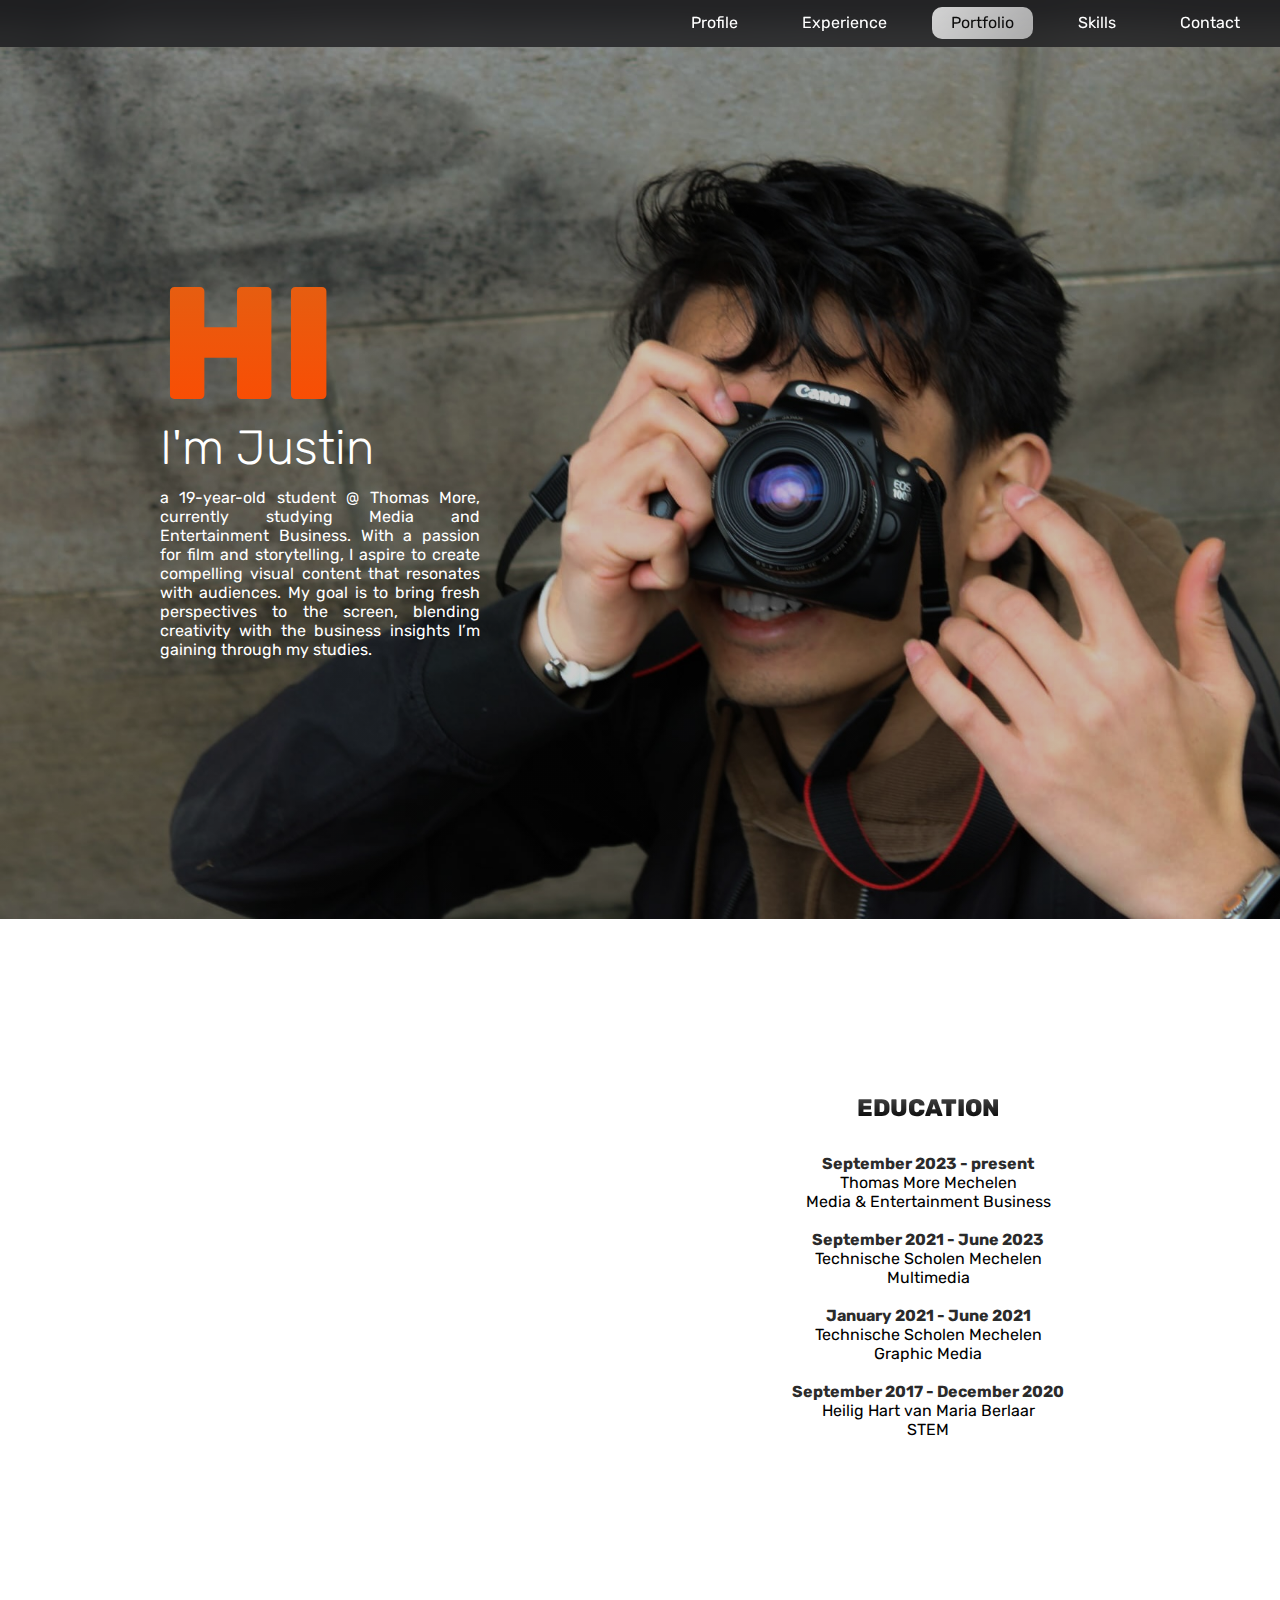
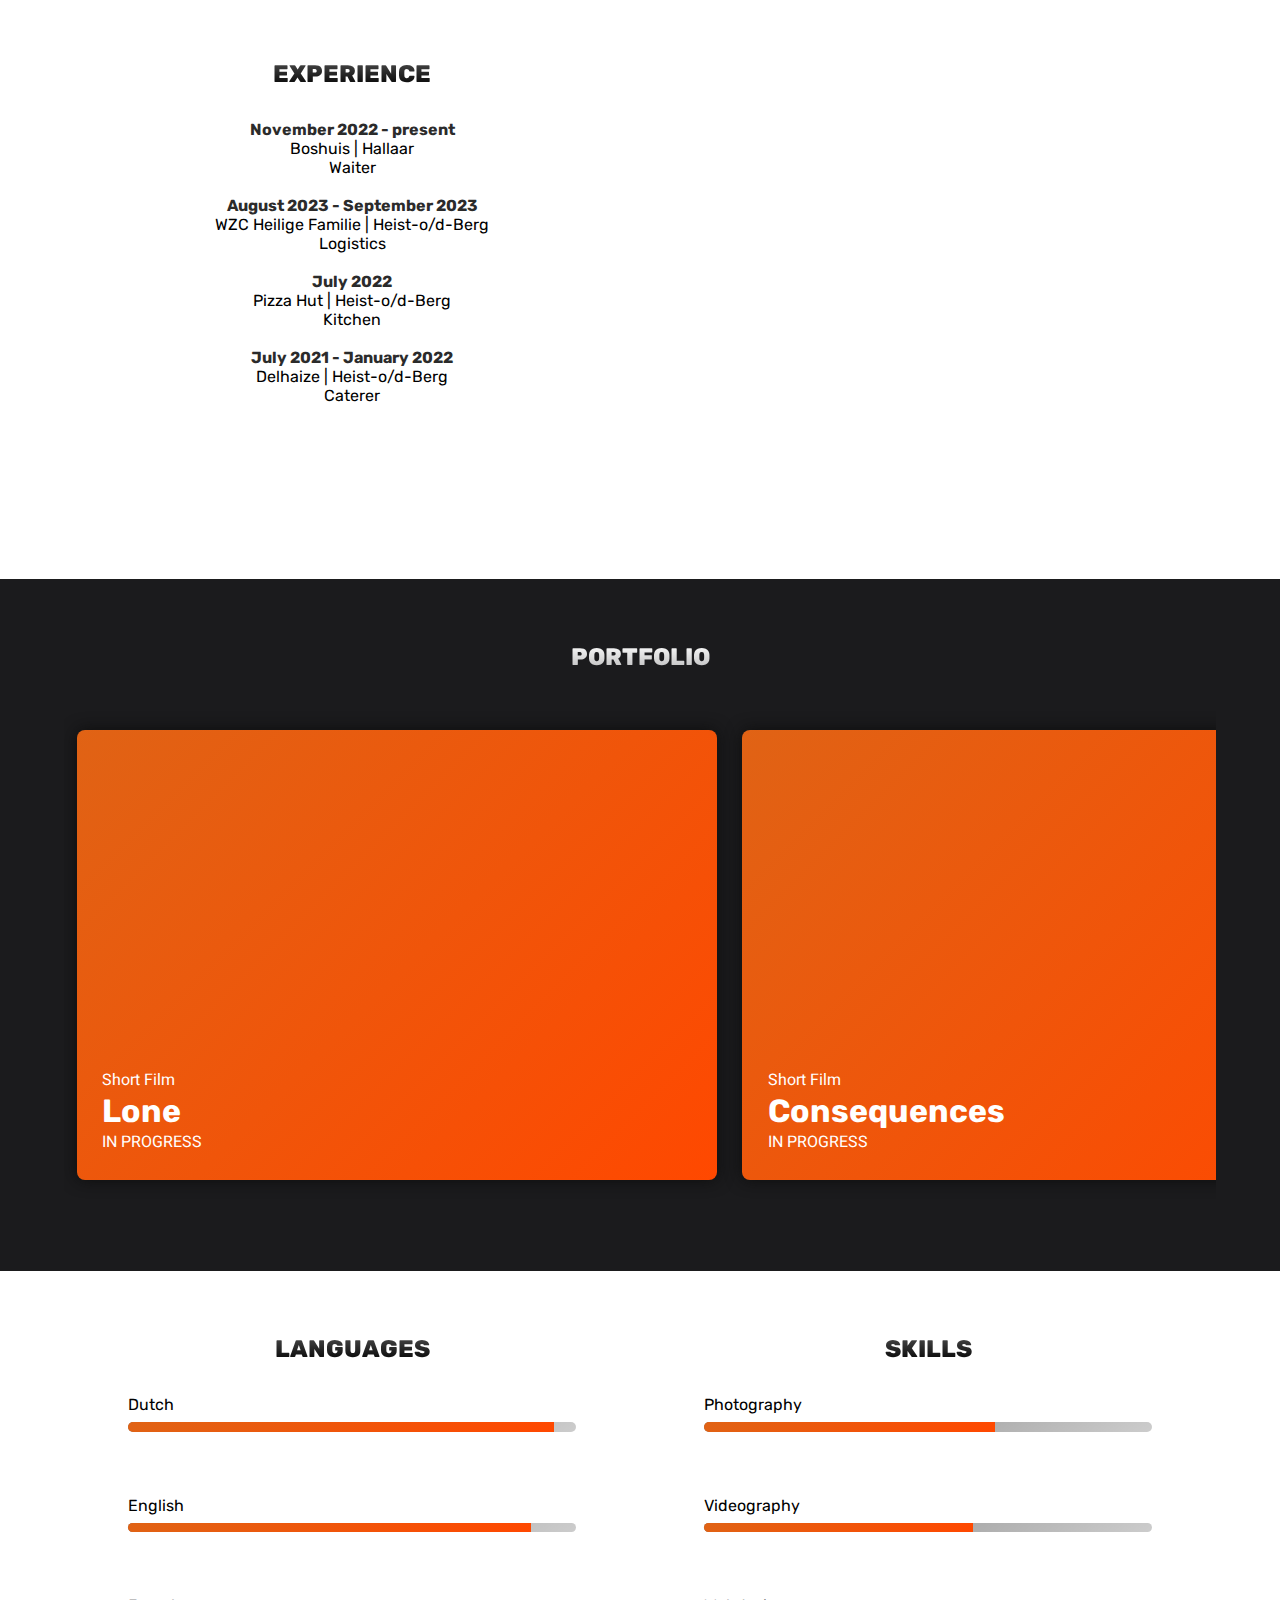
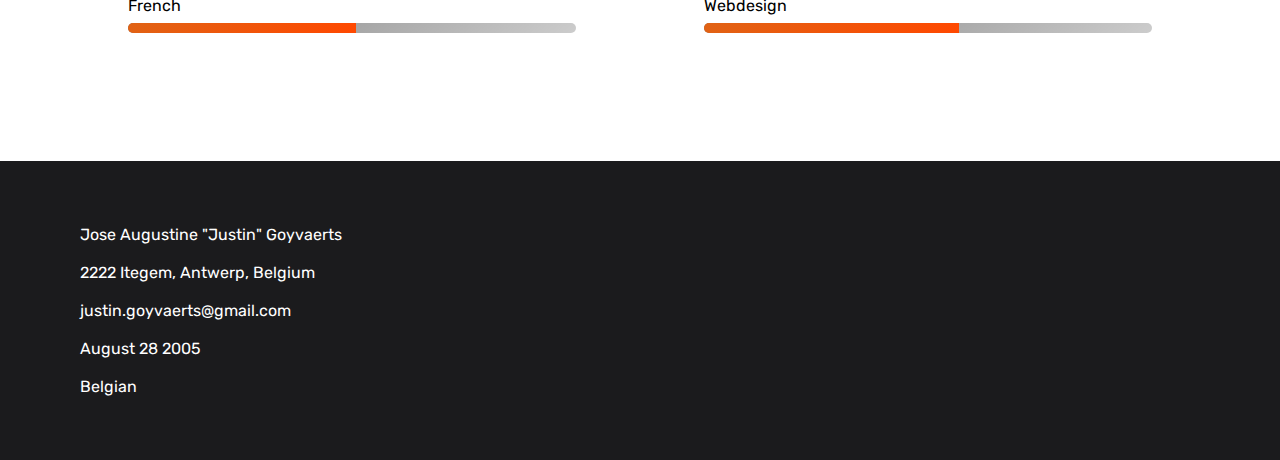
<file: index.html>
<!DOCTYPE html>
<html lang="en">
  <head>
    <meta charset="UTF-8" />
    <meta http-equiv="X-UA-Compatible" content="IE=edge" />
    <meta name="viewport" content="width=device-width, initial-scale=1.0" />
    <meta name="theme-color" content="#1b1b1d" />
    <link
      rel="shortcut icon"
      type="image/png"
      href="img/Untitled_Artwork.png"
    />
    <title>Justin Goyvaerts</title>

    <link rel="stylesheet" href="css/style.css" />

    <link rel="preconnect" href="https://fonts.googleapis.com" />
    <link rel="preconnect" href="https://fonts.gstatic.com" crossorigin />
    <link
      href="https://fonts.googleapis.com/css2?family=Rubik:ital,wght@0,300;0,400;0,500;0,600;0,700;0,800;0,900;1,300;1,400;1,500;1,600;1,700;1,800;1,900&display=swap"
      rel="stylesheet"
    />

    <link rel="preconnect" href="https://fonts.googleapis.com" />
    <link rel="preconnect" href="https://fonts.gstatic.com" crossorigin />
    <link
      href="https://fonts.googleapis.com/css2?family=Heebo:wght@100;200;300;400;500;600;700;800;900&display=swap"
      rel="stylesheet"
    />
    <link
      rel="stylesheet"
      href="https://cdnjs.cloudflare.com/ajax/libs/font-awesome/6.2.1/css/all.css"
      integrity="sha512-FA9cIbtlP61W0PRtX36P6CGRy0vZs0C2Uw26Q1cMmj3xwhftftymr0sj8/YeezDnRwL9wtWw8ZwtCiTDXlXGjQ=="
      crossorigin="anonymous"
    />

    <link
      rel="stylesheet"
      href="https://cdnjs.cloudflare.com/ajax/libs/font-awesome/6.4.2/css/all.css"
      integrity="sha512-KOWhIs2d8WrPgR4lTaFgxI35LLOp5PRki/DxQvb7mlP29YZ5iJ5v8tiLWF7JLk5nDBlgPP1gHzw96cZ77oD7zQ=="
      crossorigin="anonymous"
    />
  </head>

  <body>
    <header>
      <span>justin goyvaerts</span>
      <label for="burger"><i class="fas fa-bars"></i></label>
      <input type="checkbox" id="burger" />
      <nav>
        <ul>
          <li><a href="#gegevens">Contact</a></li>
          <li><a href="#kennis">Skills</a></li>
          <li><a href="portfolio.html" id="special">Portfolio</a></li>
          <li><a href="#ervaring">Experience</a></li>
          <li><a href="#">Profile</a></li>
        </ul>
      </nav>
    </header>

    <section class="splash" id="profiel">
      <div class="profiel-txt">
        <article>
          <h1><b>HI</b> <br /></h1>
          <h3>I'm Justin</h3>
          <p>
            a 19-year-old student @ Thomas More, currently studying
            Media and Entertainment Business.
            With a passion for film and storytelling, I aspire to create
            compelling visual content that resonates with audiences.
            My goal is to bring fresh perspectives to the screen, blending
            creativity with the business insights I’m gaining through my
            studies.
          </p>
        </article>
      </div>
    </section>

    <section id="ervaring">
      <article class="opleiding-txt">
        <div class="left-col img-bg-opleiding"></div>
        <div class="right-col col-txt">
          <h2>EDUCATION</h2>
          <ul>
            <li><b>September 2023 - present</b></li>
            <li>Thomas More Mechelen</li>
            <li>Media & Entertainment Business</li>
            <br />
            <li><b>September 2021 - June 2023</b></li>
            <li>Technische Scholen Mechelen</li>
            <li>Multimedia</li>
            <br />
            <li><b>January 2021 - June 2021</b></li>
            <li>Technische Scholen Mechelen</li>
            <li>Graphic Media</li>
            <br />
            <li><b>September 2017 - December 2020</b></li>
            <li>Heilig Hart van Maria Berlaar</li>
            <li>STEM</li>
          </ul>
        </div>
      </article>
      <article class="ervaring-txt">
        <div class="left-col col-txt">
          <h2>EXPERIENCE</h2>
          <ul>
            <li><b>November 2022 - present</b></li>
            <li>Boshuis | Hallaar</li>
            <li>Waiter</li>
            <br />
            <li><b>August 2023 - September 2023</b></li>
            <li>WZC Heilige Familie | Heist-o/d-Berg</li>
            <li>Logistics</li>
            <br />
            <li><b>July 2022</b></li>
            <li>Pizza Hut | Heist-o/d-Berg</li>
            <li>Kitchen</li>
            <br />
            <li><b>July 2021 - January 2022</b></li>
            <li>Delhaize | Heist-o/d-Berg</li>
            <li>Caterer</li>
          </ul>
        </div>
        <div class="right-col img-bg-ervaring"></div>
      </article>
    </section>

    <section id="portfolio">
      <h2>PORTFOLIO</h2>
      <div>
        <div class="gallery-container">
          <div class="gallery">
            <div class="gallery-element coming-soon">
              <p>
                Short Film
                <br />
                <b>Lone</b>

                <br />
                IN PROGRESS
              </p>
            </div>
            <div class="gallery-element coming-soon">
              <p>
                Short Film
                <br />
                <b>Consequences</b>

                <br />
                IN PROGRESS
              </p>
            </div>
            <a href="https://youtu.be/RZ-vEjB20Ss"
              ><div class="gallery-element gallery-img-8">
                <p>
                  Event
                  <br />
                  <b>Boulevard Bizarre</b>
                  <br />
                  2024
                </p>
              </div>
            </a>
            <a href="https://youtu.be/rMx4lvIjuSg"
              ><div class="gallery-element gallery-img-7">
                <p>
                  Media Format
                  <br />
                  <b>Boulevard Bizarre</b>
                  <br />
                  2024
                </p>
              </div>
            </a>
            <a href="https://youtu.be/JoS_QIT-zzg"
              ><div class="gallery-element gallery-img-6">
                <p>
                  Video Assignment
                  <br />
                  <b>Thief</b>

                  <br />
                  October 2023
                </p>
              </div>
            </a>
            <a href="https://justingoyvaerts.github.io/hardwoods-website/"
              ><div class="gallery-element gallery-img-1">
                <p>
                  Website
                  <br />
                  <b>HardWoods</b>

                  <br />
                  2022-2023
                </p>
              </div>
            </a>
            <a href="https://youtu.be/0vjOr_0Bcws"
              ><div class="gallery-element gallery-img-3">
                <p class="special">
                  Animation
                  <br />
                  <b>Woodn't It Be Nice </b>
                  <br />
                  2022-2023
                </p>
              </div>
            </a>
            <a href="https://youtu.be/Rlds-CzP0hw"
              ><div class="gallery-element gallery-img-4">
                <p>
                  Short Film
                  <br />
                  <b>Our Table</b>
                  <br />
                  2022-2023
                </p>
              </div>
            </a>
            <a href="https://youtu.be/h2EN3qmwM94"
              ><div class="gallery-element gallery-img-2">
                <p>
                  Video Assignment
                  <br />
                  <b>Berlin</b>
                  <br />
                  May 2023
                </p>
                <div></div>
              </div>
            </a>
            <a href="https://youtu.be/yZYAYjbiaNs?si=JFOPicxcAoammuIs"
              ><div class="gallery-element gallery-img-5">
                <p>
                  Short Film
                  <br />
                  <b>A Holy Math Problem</b>
                  <br />
                  April 2022
                </p>
              </div>
            </a>
          </div>
        </div>
      </div>
    </section>

    <section id="kennis">
      <article class="kennis">
        <h2>LANGUAGES</h2>
        <div class="skills">
          <p>Dutch</p>
          <div class="container-bar">
            <div class="skills nl"></div>
          </div>
          <p>English</p>
          <div class="container-bar">
            <div class="skills en"></div>
          </div>
          <p>French</p>
          <div class="container-bar">
            <div class="skills fr"></div>
          </div>
        </div>
      </article>
      <article class="kennis">
        <h2>SKILLS</h2>
        <div class="skills">
          <p>Photography</p>
          <div class="container-bar">
            <div class="skills adobe"></div>
          </div>
          <p>Videography</p>
          <div class="container-bar">
            <div class="skills office"></div>
          </div>
          <p>Webdesign</p>
          <div class="container-bar">
            <div class="skills web"></div>
          </div>
        </div>
      </article>
    </section>

    <footer id="gegevens">
      <div>
        <ul>
          <li><i class="fas fa-user"></i> Jose Augustine "Justin" Goyvaerts</li>
          <br />
          <li>
            <i class="fas fa-location-arrow"></i> 2222 Itegem, Antwerp, Belgium
          </li>
          <br />
          <li><i class="fas fa-envelope"></i> justin.goyvaerts@gmail.com</li>
          <br />
          <li><i class="fas fa-cake-candles"></i>August 28 2005</li>
          <br />
          <li><i class="fas fa-globe"></i> Belgian</li>
          <li></li>
        </ul>
      </div>
      <div class="social">
        <ul>
          <li>
            <a href="https://www.youtube.com/@Justin_gyv/"
              ><i class="fab fa-youtube"></i
            ></a>
          </li>
          <li>
            <a href="https://www.instagram.com/justin_gyv/"
              ><i class="fab fa-instagram"></i
            ></a>
          </li>
          <li>
            <a href="https://www.facebook.com/justin.goyvaerts"
              ><i class="fab fa-facebook-f"></i
            ></a>
          </li>
          <li>
            <a href="https://www.linkedin.com/in/justingoyvaerts/"
              ><i class="fab fa-linkedin-in"></i
            ></a>
          </li>
        </ul>
      </div>
    </footer>
  </body>
</html>
</file>
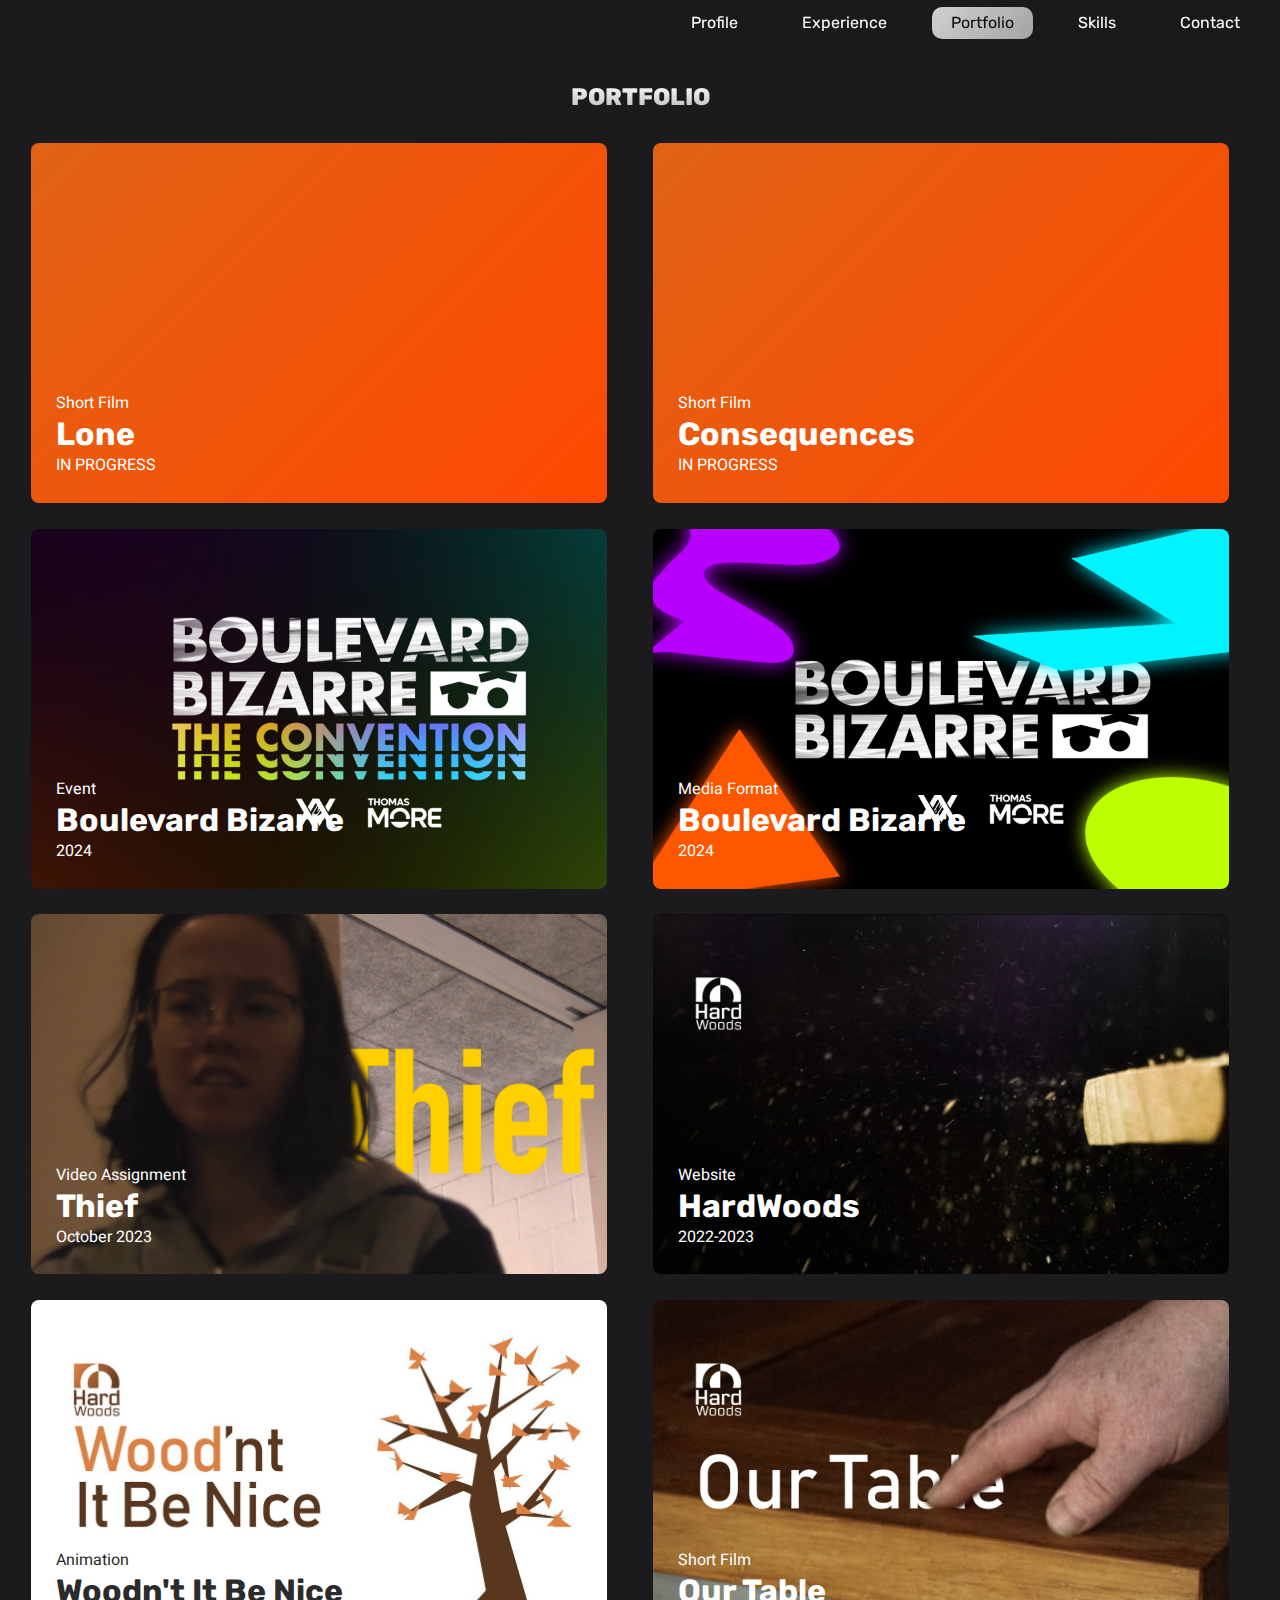
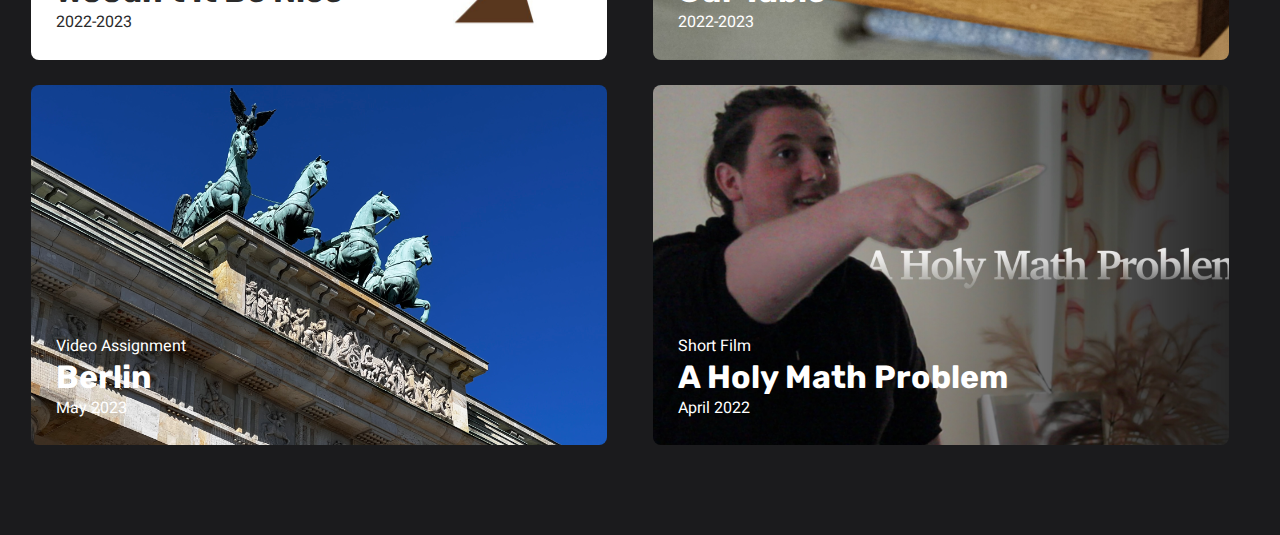
<file: portfolio.html>
<!DOCTYPE html>
<html lang="en">
  <head>
    <meta charset="UTF-8" />
    <meta http-equiv="X-UA-Compatible" content="IE=edge" />
    <meta name="viewport" content="width=device-width, initial-scale=1.0" />
    <meta name="theme-color" content="#1b1b1d" />
    <link
      rel="shortcut icon"
      type="image/png"
      href="img/Untitled_Artwork.png"
    />
    <title>Justin Goyvaerts</title>

    <link rel="stylesheet" href="css/style.css" />

    <link rel="preconnect" href="https://fonts.googleapis.com" />
    <link rel="preconnect" href="https://fonts.gstatic.com" crossorigin />
    <link
      href="https://fonts.googleapis.com/css2?family=Rubik:ital,wght@0,300;0,400;0,500;0,600;0,700;0,800;0,900;1,300;1,400;1,500;1,600;1,700;1,800;1,900&display=swap"
      rel="stylesheet"
    />

    <link rel="preconnect" href="https://fonts.googleapis.com" />
    <link rel="preconnect" href="https://fonts.gstatic.com" crossorigin />
    <link
      href="https://fonts.googleapis.com/css2?family=Heebo:wght@100;200;300;400;500;600;700;800;900&display=swap"
      rel="stylesheet"
    />
    <link
      rel="stylesheet"
      href="https://cdnjs.cloudflare.com/ajax/libs/font-awesome/6.2.1/css/all.css"
      integrity="sha512-FA9cIbtlP61W0PRtX36P6CGRy0vZs0C2Uw26Q1cMmj3xwhftftymr0sj8/YeezDnRwL9wtWw8ZwtCiTDXlXGjQ=="
      crossorigin="anonymous"
    />

    <link
      rel="stylesheet"
      href="https://cdnjs.cloudflare.com/ajax/libs/font-awesome/6.4.2/css/all.css"
      integrity="sha512-KOWhIs2d8WrPgR4lTaFgxI35LLOp5PRki/DxQvb7mlP29YZ5iJ5v8tiLWF7JLk5nDBlgPP1gHzw96cZ77oD7zQ=="
      crossorigin="anonymous"
    />
  </head>
  <body>
    <header>
      <span>justin goyvaerts</span>
      <label for="burger"><i class="fas fa-bars"></i></label>
      <input type="checkbox" id="burger" />
      <nav>
        <ul>
          <li><a href="index.html">Contact</a></li>
          <li><a href="index.html">Skills</a></li>
          <li><a href="#" id="special">Portfolio</a></li>
          <li><a href="index.html">Experience</a></li>
          <li><a href="index.html">Profile</a></li>
        </ul>
      </nav>
    </header>
    <section id="portfolio">
      <h2>PORTFOLIO</h2>

      <div class="grid">
        <div class="left-grid">
          <div class="grid-element coming-soon">
            <p>
              Short Film
              <br />
              <b>Lone</b>

              <br />
              IN PROGRESS
            </p>
          </div>
        </div>
        <div class="right-grid">
          <div class="grid-element coming-soon">
            <p>
              Short Film
              <br />
              <b>Consequences</b>

              <br />
              IN PROGRESS
            </p>
          </div>
        </div>
      </div>

      <div class="grid">
        <div class="left-grid">
          <a href="https://youtu.be/RZ-vEjB20Ss"
            ><div class="grid-element gallery-img-8">
              <p>
                Event
                <br />
                <b>Boulevard Bizarre</b>
                <br />
                2024
              </p>
            </div>
          </a>
        </div>
        <div class="right-grid">
          <a href="https://youtu.be/rMx4lvIjuSg"
            ><div class="grid-element gallery-img-7">
              <p>
                Media Format
                <br />
                <b>Boulevard Bizarre</b>
                <br />
                2024
              </p>
            </div>
          </a>
        </div>
      </div>

      <div class="grid">
        <div class="left-grid">
          <a href="https://youtu.be/JoS_QIT-zzg"
            ><div class="grid-element gallery-img-6">
              <p>
                Video Assignment
                <br />
                <b>Thief</b>

                <br />
                October 2023
              </p>
            </div>
          </a>
        </div>
        <div class="right-grid">
          <a href="https://justingoyvaerts.github.io/hardwoods-website/"
            ><div class="grid-element gallery-img-1">
              <p>
                Website
                <br />
                <b>HardWoods</b>

                <br />
                2022-2023
              </p>
            </div>
          </a>
        </div>
      </div>

      <div class="grid">
        <div class="left-grid">
          <a href="https://youtu.be/0vjOr_0Bcws"
            ><div class="grid-element gallery-img-3">
              <p class="special">
                Animation
                <br />
                <b>Woodn't It Be Nice </b>
                <br />
                2022-2023
              </p>
            </div>
          </a>
        </div>
        <div class="right-grid">
          <a href="https://youtu.be/Rlds-CzP0hw"
            ><div class="grid-element gallery-img-4">
              <p>
                Short Film
                <br />
                <b>Our Table</b>
                <br />
                2022-2023
              </p>
            </div>
          </a>
        </div>
      </div>

      <div class="grid">
        <div class="left-grid">
          <a href="https://youtu.be/h2EN3qmwM94"
            ><div class="grid-element gallery-img-2">
              <p>
                Video Assignment
                <br />
                <b>Berlin</b>
                <br />
                May 2023
              </p>
              <div></div>
            </div>
          </a>
        </div>
        <div class="right-grid">
          <a href="https://youtu.be/yZYAYjbiaNs?si=JFOPicxcAoammuIs"
            ><div class="grid-element gallery-img-5">
              <p>
                Short Film
                <br />
                <b>A Holy Math Problem</b>
                <br />
                April 2022
              </p>
            </div>
          </a>
        </div>
      </div>
    </section>
  </body>
</html>
</file>
<file: css/style.css>
* {
  padding: 0;
  margin: 0;
  box-sizing: border-box;
  scroll-behavior: smooth;
  scroll-padding-top: 7vh;
  font-family: "Rubik", sans-serif;
}

body {
  background-color: hsl(240, 3%, 11%);
}

a {
  text-decoration: none;
}

/*--scrollbar--*/
body::-webkit-scrollbar {
  width: 5px;
}

body::-webkit-scrollbar-track {
  background: hsl(240, 3%, 11%);
}

body::-webkit-scrollbar-thumb {
  background: hsl(0, 0%, 42%);
}

body::-webkit-scrollbar-thumb:hover {
  background: linear-gradient(-45deg, hsl(17, 100%, 50%), hsl(23, 83%, 48%));
}

/*--scrollbar--*/

section {
  background-color: hsl(0, 0%, 100%);
}

img {
  width: 100%;
  height: auto;
}

li {
  list-style-type: none;
}

h1 {
  font-family: "Rubik", sans-serif;
  font-weight: 100;
  font-size: 10rem;
  line-height: 8rem;
  text-align: left;
  margin-bottom: 2rem;
}
h3 {
  font-family: "Rubik", sans-serif;
  font-weight: 100;
  font-size: 3rem;
  line-height: 1rem;
  text-align: left;
  margin-bottom: 2rem;
}

h1 b {
  background: linear-gradient(
    0deg,
    hsla(17, 100%, 50%),
    hsl(23, 83%, 48%)
  );
  text-transform: uppercase;
  background-clip: text;
  -webkit-background-clip: text;
  -webkit-text-fill-color: transparent;
  font-weight: 800;
}

h2 {
  font-family: "Rubik", sans-serif;
  text-align: center;
  margin-bottom: 2rem;
  background: linear-gradient(180deg, hsla(0, 0%, 0%, 0.7), hsl(0, 0%, 0%));
  text-transform: uppercase;
  background-clip: text;
  -webkit-background-clip: text;
  -webkit-text-fill-color: transparent;
  font-weight: 800;
}

.number {
  color: white !important;
  -webkit-text-fill-color: white;
}

/*--nav--*/

nav {
  position: fixed;
  top: 0;
  width: 100%;
}

nav ul {
  display: flex;
  transform: translateY(-1px);
  flex-direction: row-reverse;
  background: hsla(240, 3%, 11%, 0.75);
  backdrop-filter: blur(20px);
  -webkit-backdrop-filter: blur(20px);
  padding: 0.5rem;
  text-align: center;
}

#special {
  color: hsl(0, 0%, 5%);
  background: linear-gradient(
    -45deg,
    hsla(0, 0%, 100%, 0.6),
    hsl(0, 0%, 100%, 0.8)
  );
}

nav ul li {
  margin: 0.5vw 1vw;
}

nav ul li a {
  padding: 0.5vw 1.5vw;
  color: hsl(0, 0%, 100%);
  text-decoration: none;
  border-radius: 10px;
  font-family: "Rubik", sans-serif;
}

nav ul li a:hover {
  background: linear-gradient(
    -45deg,
    hsl(17, 100%, 50%),
    hsl(23, 83%, 48%)
  ) !important;
  color: hsl(0, 0%, 100%) !important;
}

#burger {
  visibility: hidden;
}

header label {
  visibility: hidden;
}

/*--nav--*/

/*--splash--*/

.splash {
  background-image: linear-gradient(
      45deg,
      hsla(0, 0%, 0%, 0.2),
      hsla(0, 0%, 0%, 0.2)
    ),
    url(../img/479a63eb-96ff-4d5e-a226-f57a2d8ebce1.JPG);
  background-size: cover;
  min-height: 100vh;
  display: flex;
  align-items: center;
  justify-content: first baseline;
  color: hsl(0, 0%, 100%);
}

#pfp {
  width: 20rem !important;
  border-radius: 5rem;
  box-shadow: 0 0 1rem hsl(0, 0%, 5%);
}

.splash div {
  padding: 0 2rem;
}

.favicon {
  display: none;
}

.profiel-txt {
  font-family: "Heebo", sans-serif;
  font-size: 1rem;
  text-align: justify;
  color: hsl(0, 0%, 100%);
  width: 30vw;
  margin: 0 0 0 10vw;
}

/*--splash--*/

/*--ervaring--*/

.opleiding-txt {
  display: flex;
  min-height: 70vh;
  margin: 0 5vw 0 5vw;
  padding-top: 5vw;
  font-family: "Heebo", sans-serif;
}

.ervaring-txt {
  display: flex;
  min-height: 70vh;
  margin: 0 5vw 0 5vw;
  padding-bottom: 5vw;
  font-family: "Heebo", sans-serif;
}

#ervaring b {
  color: hsl(0, 0%, 17%);
}

.left-col {
  width: 50%;
}

.right-col {
  width: 50%;
}
.img-bg-opleiding {
  background-image: url(https://images.unsplash.com/photo-1535982330050-f1c2fb79ff78?q=80&w=3174&auto=format&fit=crop&ixlib=rb-4.0.3&ixid=M3wxMjA3fDB8MHxwaG90by1wYWdlfHx8fGVufDB8fHx8fA%3D%3D);
  background-size: cover;
}

.col-txt {
  text-align: center;
  margin: auto 0 auto 0;
}

.img-bg-ervaring {
  background-image: url(https://images.unsplash.com/photo-1445116572660-236099ec97a0?q=80&w=2942&auto=format&fit=crop&ixlib=rb-4.0.3&ixid=M3wxMjA3fDB8MHxwaG90by1wYWdlfHx8fGVufDB8fHx8fA%3D%3D);
  background-size: cover;
}

/*--ervaring--*/

/*--kennis--*/

.container-bar {
  width: 100%;
  background: linear-gradient(
    145deg,
    hsla(0, 0%, 0%, 0.5),
    hsla(0, 0%, 0%, 0.2)
  );
  border-radius: 1rem;
  margin-bottom: 4rem;
}

.skills {
  text-align: left;
  color: hsl(0, 0%, 0%);
  border-radius: 1rem 0 0 1rem;
  font-size: 1rem;
  font-family: "Heebo", sans-serif;
}

.skills p {
  margin-bottom: 0.5rem;
}

.skill-columns {
  display: inline-flex;
}

.skill-columns div {
  margin-right: 10em;
}

.nl {
  padding: 0.3rem 1rem;

  width: 95%;
  background: linear-gradient(-45deg, hsl(17, 100%, 50%), hsl(23, 83%, 48%));
  color: hsl(0, 0%, 100%);
}
.en {
  padding: 0.3rem 1rem;

  width: 90%;
  background: linear-gradient(-45deg, hsl(17, 100%, 50%), hsl(23, 83%, 48%));
  color: hsl(0, 0%, 100%);
}
.fr {
  padding: 0.3rem 1rem;

  width: 51%;
  background: linear-gradient(-45deg, hsl(17, 100%, 50%), hsl(23, 83%, 48%));
  color: hsl(0, 0%, 100%);
}

.adobe {
  padding: 0.3rem 1rem;

  width: 65%;
  background: linear-gradient(-45deg, hsl(17, 100%, 50%), hsl(23, 83%, 48%));
  color: hsl(0, 0%, 100%);
}

.office {
  padding: 0.3rem 1rem;

  width: 60%;
  background: linear-gradient(-45deg, hsl(17, 100%, 50%), hsl(23, 83%, 48%));
  color: hsl(0, 0%, 100%);
}

.web {
  padding: 0.3rem 1rem;

  width: 57%;
  background: linear-gradient(-45deg, hsl(17, 100%, 50%), hsl(23, 83%, 48%));
  color: hsl(0, 0%, 100%);
}

#kennis {
  padding: 5vw 0 5vw 0;
  display: flex;
  flex-direction: row;
  justify-content: center;
}

.kennis {
  width: 35vw;
  margin: 0 5% 0 5%;
}

/*--kennis--*/

/*--portfolio--*/

#portfolio {
  padding: 5vw 0;
  background: hsl(240, 3%, 11%);
}

#portfolio b {
  font-size: 2rem;
}

.gallery-container {
  width: 90%;
  overflow-x: auto;
  overflow-y: hidden;
  white-space: nowrap;
  object-fit: cover;
  min-height: 55vh;
  padding: 3vh 0 3vh 0;
  margin: 0 auto;
}

.gallery {
  display: inline-flex;
}

#portfolio h2 {
  background: linear-gradient(0deg, hsla(0, 0%, 100%, 0.7), hsl(0, 0%, 100%));
  text-transform: uppercase;
  background-clip: text;
  -webkit-background-clip: text;
  -webkit-text-fill-color: transparent;
  font-weight: 800;
}

.gallery-element {
  width: 50vw;
  max-width: 50vw;
  min-height: 50vh;
  background-size: cover;
  margin: 0 1vw 0 1vw;
  display: flex;
  border-radius: 0.5rem;
  align-items: flex-end;
  justify-content: flex-start;
  transition: 0.5s cubic-bezier(0.5, 0.82, 0.165, 1);
  box-shadow: 0 0 1rem hsl(0, 0%, 5%);
}

.gallery-element:hover {
  width: 52vw;
  cursor: pointer;
}

.gallery a {
  text-decoration: none;
}

.gallery p {
  font-family: "Heebo", sans-serif;
  font-size: 1rem;
  color: hsl(0, 0%, 100%);
  margin: 0 0 2vw 2vw;
}

.gallery .special {
  color: hsl(0, 0%, 17%);
}

.coming-soon {
  background: linear-gradient(-45deg, hsl(17, 100%, 50%), hsl(23, 83%, 48%));
}

.gallery-img-1 {
  background-image: url(../img/Website.jpg);
}
.gallery-img-2 {
  background-image: url(../img/IMG_9191.jpeg);
}
.gallery-img-3 {
  background-image: url(../img/photo_5971868076666371537_y.jpg);
}
.gallery-img-4 {
  background-image: url(../img/IMG_1515.jpg);
}
.gallery-img-5 {
  background-image: url(../img/A_Holy_Thumbnail.jpg);
}
.gallery-img-6 {
  background-image: url(../img/IMG_1791.jpg);
}
.gallery-img-7 {
  background-image: url(../img/IMG_1935.jpeg);
}
.gallery-img-8 {
  background-image: url(../img/Untitled_Artwork.jpg);
}

.gallery img {
  object-fit: cover;
}

/*--grid--*/

section.grid {
  padding: 5vw 0;
  background: hsl(240, 3%, 11%);
  min-height: 100vh;
  display: flex;
  color: hsl(0, 0%, 100%);
  font-family: "Rubik", sans-serif;
}

.grid {
  display: flex;
  margin: 2vw 2vh;
  max-width: 100vw;
}

.grid-element {
  width: 45vw;
  min-height: 40vh;
  background-size: cover;
  margin: 0 1vw 0 1vw;
  display: flex;
  border-radius: 0.5rem;
  align-items: flex-end;
  justify-content: flex-start;
}

.left-grid {
  width: 50%;
  display: flex;
}
.right-grid {
  width: 50%;
  display: flex;
}

.grid b {
  font-size: 2rem;
  font-family: "Rubik", sans-serif;
}

.grid h2 {
  background: linear-gradient(0deg, hsla(0, 0%, 100%, 0.7), hsl(0, 0%, 100%));
  text-transform: uppercase;
  background-clip: text;
  -webkit-background-clip: text;
  -webkit-text-fill-color: transparent;
  font-weight: 800;
  font-family: "Rubik", sans-serif;
}

.grid p {
  font-family: "Heebo", sans-serif;
  font-size: 1rem;
  color: hsl(0, 0%, 100%);
  margin: 0 0 2vw 2vw;
}

.grid .special {
  color: hsl(0, 0%, 17%);
}


/*--grid--*/

/*--portfolio--*/

/*--footer--*/

footer {
  color: hsl(0, 0%, 100%);
  font-family: "Heebo", sans-serif;
  padding: 5vw;
  background: hsl(240, 3%, 11%);
  display: flex;
}

.fas {
  margin-right: 1rem;
}

footer div {
  width: 50%;
  height: 100%;
}

.social {
  display: flex;
  justify-content: right;
}

.social ul {
  display: flex;
  flex-direction: row;
}

.social ul li {
  padding: 0 2rem;
}

.social ul li i {
  font-size: 2rem;
  color: hsl(0, 0%, 100%);
}

.fa-instagram:hover {
  background: linear-gradient(
    100deg,
    hsl(32, 90%, 51%),
    hsl(325, 100%, 50%),
    hsl(298, 83%, 38%)
  );
  text-transform: uppercase;
  background-clip: text;
  -webkit-background-clip: text;
  -webkit-text-fill-color: transparent;
}

.fa-facebook-f:hover {
  background: linear-gradient(45deg, hsl(224, 100%, 50%), hsl(224, 100%, 65%));
  text-transform: uppercase;
  background-clip: text;
  -webkit-background-clip: text;
  -webkit-text-fill-color: transparent;
}

.fa-linkedin-in:hover {
  background: linear-gradient(45deg, hsl(224, 63%, 41%), hsl(224, 51%, 39%));
  text-transform: uppercase;
  background-clip: text;
  -webkit-background-clip: text;
  -webkit-text-fill-color: transparent;
}

.fa-youtube:hover {
  background: linear-gradient(180deg, hsl(0, 89%, 64%), hsl(0, 100%, 42%));
  text-transform: uppercase;
  background-clip: text;
  -webkit-background-clip: text;
  -webkit-text-fill-color: transparent;
}

/*--footer--*/

@media (max-width: 700px) {
  * {
    scroll-padding-top: 0;
  }

  h2 {
    margin-top: 2rem;
  }

  h3 {
    text-align: center;
    line-height: 4rem;
  }

  /*--nav--*/

  #title {
    display: none;
  }

  nav ul {
    display: flex;
    flex-direction: column-reverse;
    justify-content: center;
    align-items: center;
    width: 100%;
    background: none;
    padding: 0vh 0vw 40vh 0;
    min-height: 120vh;
  }

  nav ul li {
    margin: 1vh 1vw;
  }

  nav ul li a {
    padding: 1vh 5vw;
    color: hsl(0, 0%, 100%);
    text-decoration: none;
    font-family: "Heebo", sans-serif;
    font-size: 1.5rem;
  }

  nav ul li a:hover {
    color: hsl(224, 100%, 65%);
    background: none;
  }

  header {
    position: fixed !important;
    background: hsla(240, 3%, 11%, 0.75);
    backdrop-filter: blur(20px);
    -webkit-backdrop-filter: blur(20px);
    transition: ease-in-out 0.3s all !important;
    width: 100%;
    text-align: right;
  }

  #burger {
    visibility: visible !important;
  }

  header label {
    visibility: visible !important;
  }

  header nav {
    display: none !important;
  }

  input#burger:checked + nav {
    display: contents !important;
    z-index: 101 !important;
    overflow-y: auto !important;
  }

  header input {
    display: none !important;
  }

  i.fa-bars {
    padding: 5vw 5vw 5vw 6vw;
    font-size: 1rem !important;
    cursor: pointer;
    color: hsl(0, 0%, 100%) !important;
    transition: ease-in-out 0.3s all !important;
    text-shadow: 0 0 1rem hsl(0, 0%, 0%, 0.5) !important;
  }

  span {
    color: hsl(0, 0%, 100%);
    font-size: 1rem !important;
    font-family: "Rubik", sans-serif;
    text-transform: uppercase;
    font-weight: 600;
  }

  /*--nav--*/

  /*--splash--*/

  .splash {
    background-size: 250%;
    background-size: cover;
    display: flex;
    flex-direction: column;
    justify-content: center;
  }

  #pfp {
    margin: 15vh 0 2vh 0;
    border-radius: 4rem;
    width: 15rem !important;
    box-shadow: 0 0 1rem hsl(0, 0%, 5%);
  }

  .profiel-txt {
    font-family: "Heebo", sans-serif;
    font-size: 1rem;
    text-align: center;
    margin: 0 0 5vh 0 !important;
    width: 80vw;
  }
  .profiel-txt h1 {
    text-align: center;
  }

  h1 {
    margin-bottom: 1rem;
  }

  /*--splash--*/

  /*--ervaring--*/

  .opleiding-txt {
    display: flex;
    min-height: 100vh;
    flex-direction: column-reverse;
    padding-top: 0;
  }

  .col-txt {
    margin: auto 0 auto 0;
  }

  .left-col {
    width: 100%;
  }

  .right-col {
    width: 100%;
  }

  .ervaring-txt {
    display: flex;
    min-height: 100vh;
    flex-direction: column;
  }

  .img-bg-opleiding {
    height: 30vh;
    background-position: 0 -8vw;
    background-attachment: scroll;
  }

  .img-bg-ervaring {
    height: 30vh;
    background-attachment: scroll;
  }

  /*--ervaring--*/

  /*--kennis--*/

  .kennis {
    margin: 0 1% 0 1%;
    width: 85vw;
  }

  #kennis {
    flex-direction: column;
    justify-content: center;
    align-items: center;
  }

  /*--kennis--*/

  /*--portfolio--*/

  .gallery-element {
    width: 70vw;
    border-radius: 1rem;
    min-height: 40vh;
  }

  #portfolio b {
    font-size: 1.5rem;
  }

  .gallery-element:hover {
    cursor: pointer;
  }

  .gallery p {
    margin: 0 0 4vw 4vw;
  }

  #special {
    color: hsl(0, 0%, 100%);
    background: none;
  }

  .gallery-container {
    width: 100%;
    min-height: 45vh;
    padding: 3vh 4vw 3vh 4vw;
    margin: 0 auto;
  }

  .grid {
    display: flex;
    flex-direction: column;
    margin: 2vw 2vh;
    max-width: 100vw;
  }

  .grid-element {
    width: 90vw !important;
    min-height: 70vh;
    background-size: cover;
    margin: 5vh 1vw 5vh 1vw;
    display: flex;
    border-radius: 0.5rem;
    align-items: flex-end;
    justify-content: flex-start;
  }

  .left-grid {
    width: 100%;
    display: flex;
  }
  .right-grid {
    width: 100%;
    display: flex;
  }
  

  /*--portfolio--*/

  /*--footer--*/

  footer {
    padding: 5vh 5vw 5vh 5vw;
    flex-direction: column;
  }

  footer div {
    width: 100%;
  }

  .social {
    justify-content: center;
  }

  .social ul {
    flex-direction: row;
  }

  .social ul li {
    padding: 4rem 2rem 1.5rem 2rem;
  }

  .social ul li i {
    font-size: 2rem;
    color: hsl(0, 0%, 100%);
  }

  /*--footer--*/
}
</file>
